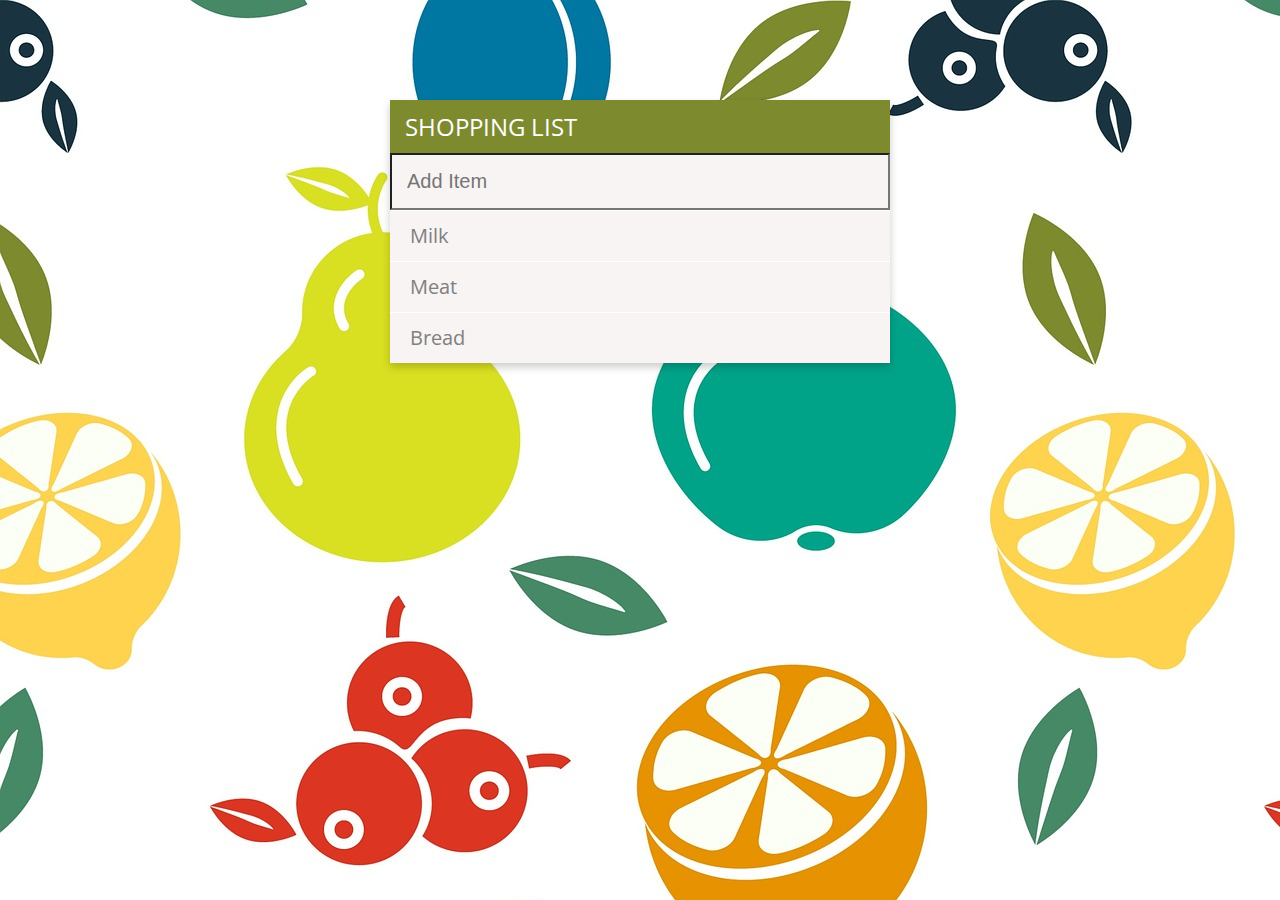
<file: LevServerSite/ShoppingList/index.html>
<!DOCTYPE html>
<html>
<head>
	<title>Shopping List</title>
	<link rel="stylesheet" type="text/css" href="css/style.css">
	<link href="https://fonts.googleapis.com/css?family=Open+Sans" rel="stylesheet">
	<link rel="stylesheet" href="https://use.fontawesome.com/releases/v5.8.2/css/all.css" integrity="sha384-oS3vJWv+0UjzBfQzYUhtDYW+Pj2yciDJxpsK1OYPAYjqT085Qq/1cq5FLXAZQ7Ay" crossorigin="anonymous">
	<script src="https://ajax.googleapis.com/ajax/libs/jquery/3.4.0/jquery.min.js"></script> 
</head>
<body>
 
 <div id="shopping-list">
 	<h2>Shopping List<span><i class="fas fa-plus-circle"></i></span></h2>
 	<input type="text" placeholder="Add Item">
 	<ul>
 		<li>Milk<span><i class="fas fa-backspace"></i></span></li>
 		<li>Meat<span><i class="fas fa-backspace"></i></span></li>
 		<li>Bread<span><i class="fas fa-backspace"></i></span></li>
 	</ul>
 </div>
 
<script type="text/javascript" src="js/shopping-list.js"></script>
</body>
</html>
</file>
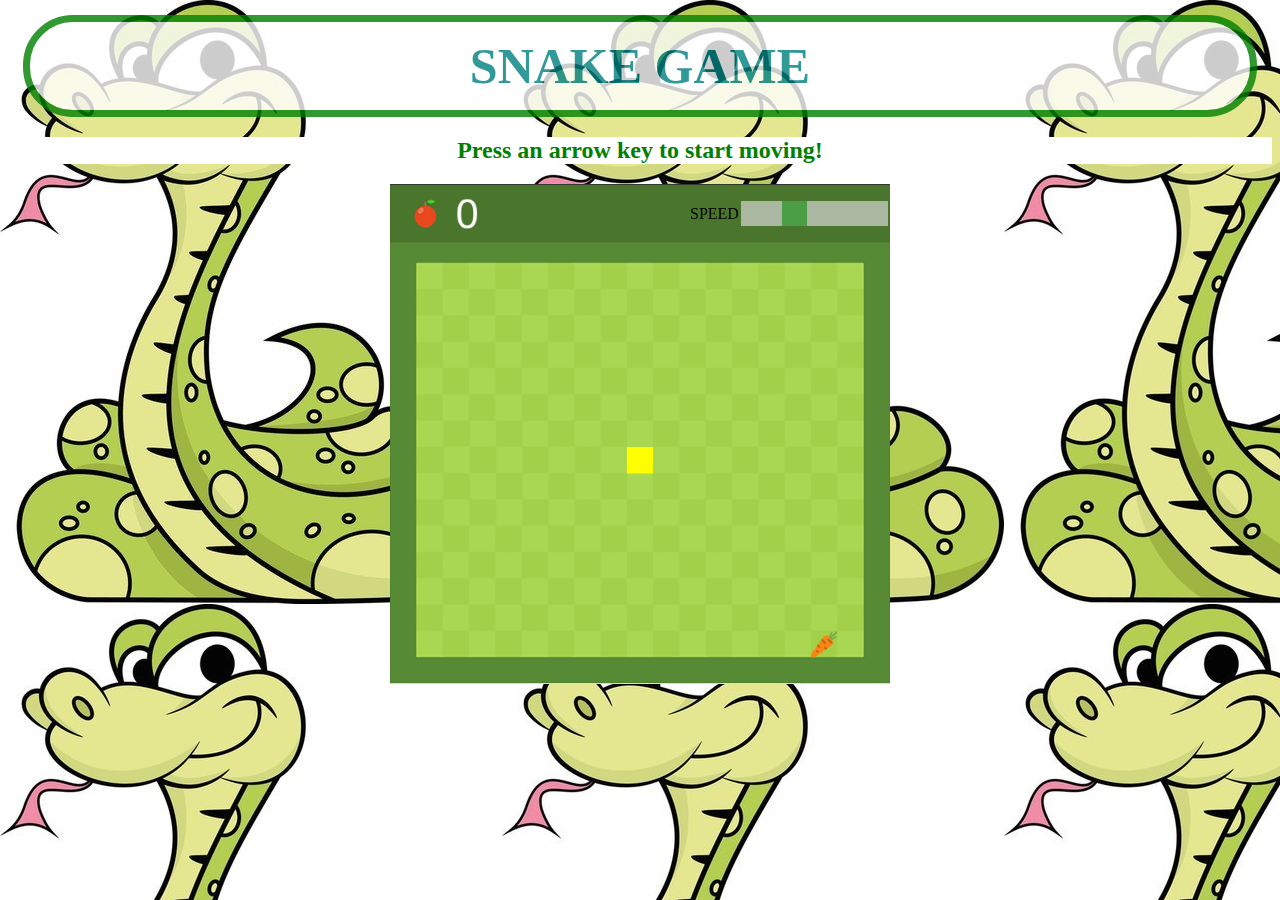
<file: LevServerSite/snake/index.html>
<!DOCTYPE html>
<html lang="en">
  <head>
    <meta charset="UTF-8" />
    <meta name="viewport" content="width=device-width, initial-scale=1.0" />
    <meta http-equiv="X-UA-Compatible" content="ie=edge" />
    <title>lev can and lev do</title>
    <link href="style.css" rel="stylesheet" type="text/css" />
  </head>

  <body>
    <div id="test">SNAKE GAME</div>
    <div class="h2"><h2 id="game-message-id">Press any key to begin!</h2></div>

    <div id="canvas-container-id">
      <canvas
        id="game-canvas-id"
        width="608"
        height="608"
        style="position: relative;"
      >
      </canvas>
      <div id="slider-container-id">
        <span>SPEED</span>
        <input
          type="range"
          min="5"
          max="20"
          value="10"
          class="slider"
          id="speed-slider-id"
        />
      </div>
    </div>

    <script src="game.js"></script>
  </body>
</html>
</file>
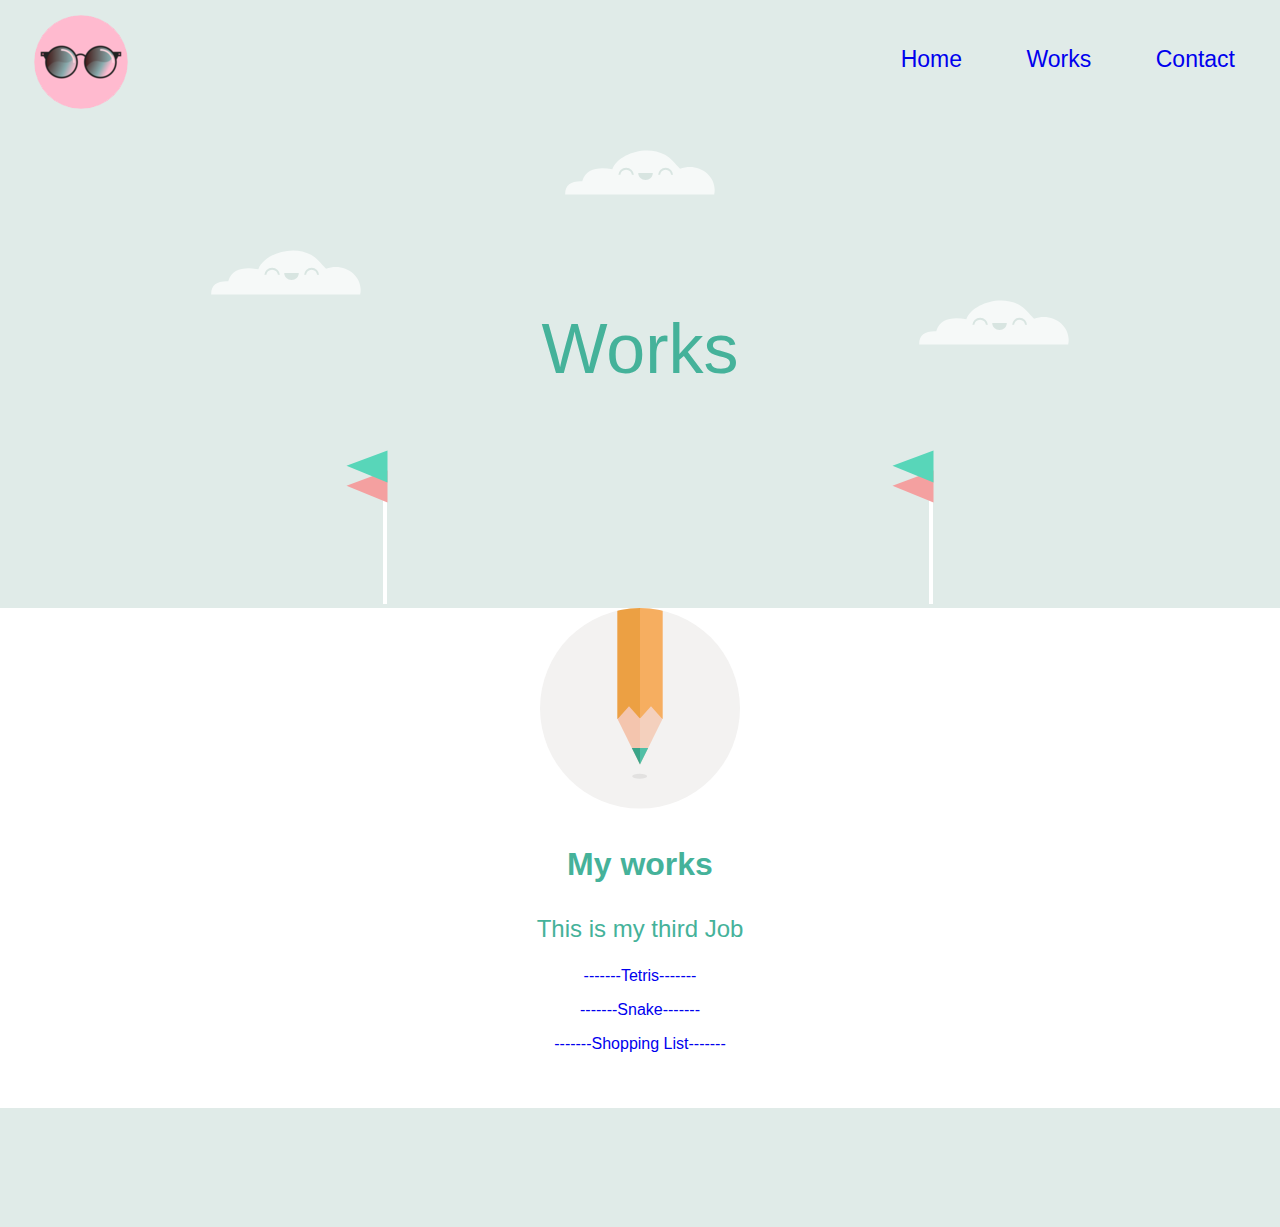
<file: LevServerSite/iLevSite/about.html>
<!DOCTYPE html>
<html lang="en">
<head>
    <meta charset="UTF-8">
    <meta name="viewport" content="width=device-width, initial-scale=1.0">
    <link rel="stylesheet" href="./css/normalize.css">
    <link rel="stylesheet" href="./css/about.css">
        <title>Lev - Web Developer</title>
</head>
<body>
    <header>
    <div class="container">
            <img src="./img/top.png" alt="logo" class="logo">
            <nav><ul>
                <il><a class="nav__link" href="file:///Users/lev/Desktop/work/LevServerSite/iLevSite/home.html">Home</a></il>
                <il><a class="nav__link" href="file:///Users/lev/Desktop/work/LevServerSite/iLevSite/about.html">Works</a></il>
                <il><a class="nav__link" href="file:///Users/lev/Desktop/work/LevServerSite/iLevSite/contact.html">Contact</a></il>
            </ul></nav>
        </div>
</div>
    </header>
    

    <div class="main">
        <div class="container">
            <div class="nebo">
                <img class="left_cloud" src="./img/cloud.svg" alt="left_cloud">
                 <img class="centre_cloud" src="./img/cloud.svg" alt="centre_cloud"> 
                <img class="right_cloud" src="./img/cloud.svg" alt="right_cloud">
                <p class="Works">Works</p>
            </div>
            <div class="flag">
                <img class="left_flag" src="./img/flag.svg" alt="left_flag">
                <img class="right_flag" src="./img/flag.svg" alt="right_flag">
            </div>
        </div>
            <div class="hello">
                <img width="200px" src="./img/pencil.svg" alt="pencil">
                <h3 class="my_works">My works</h3>
                <p class="this">This is my third Job</p>
                <p><a href="file:///Users/lev/Desktop/work/LevServerSite/snake/index.html" >-------Tetris-------</a></p>
                <p><a href="file:///Users/lev/Desktop/work/LevServerSite/temptetris/tetris.html" >-------Snake-------</a></p>
                <p><a href="file:///Users/lev/Desktop/work/LevServerSite/ShoppingList/index.html" >-------Shopping List-------</a></p>
                
            </div>
        
    </div>
    <footer>
        <div class="container">
    
        </div>
    </footer>    
</body>

</html>
</file>
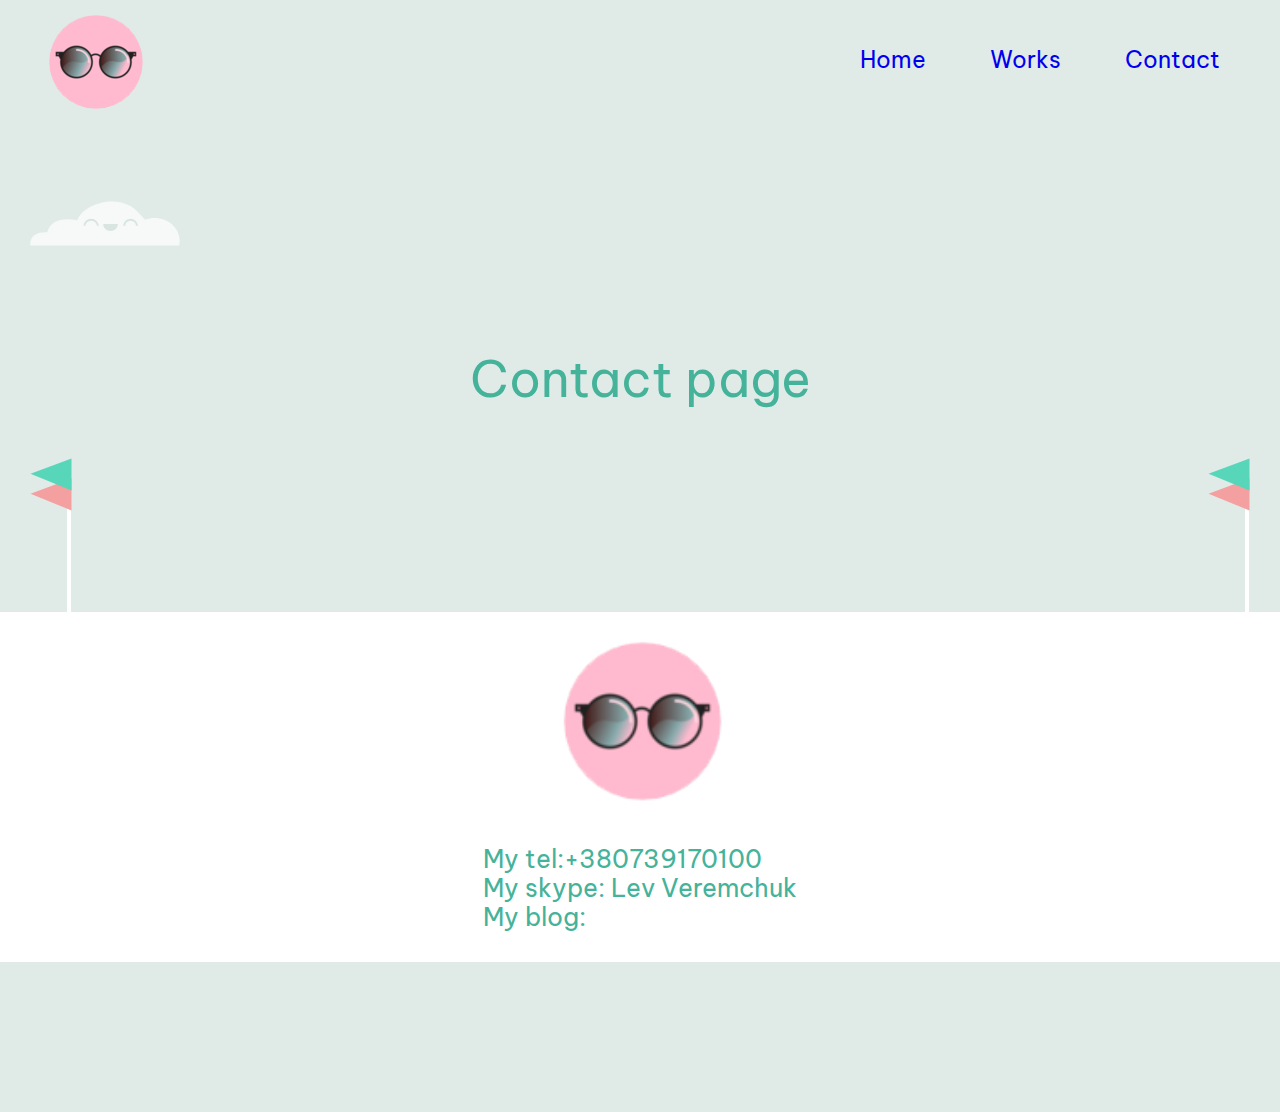
<file: LevServerSite/iLevSite/contact.html>
<!DOCTYPE html>
<html lang="en">
<head>
    <meta charset="UTF-8">
    <title>Lev - Web Developer</title>
    <link rel="stylesheet" href="css/normalize.css">
    <link rel="stylesheet" href="css/contact.css">
    <link href="https://fonts.googleapis.com/css2?family=Be+Vietnam&family=Crimson+Text&display=swap" rel="stylesheet">
</head>
<body>
    
    <header>
    <div class="container">
            <img src="./img/top.png" alt="logo" class="logo">
            <nav><ul>
                <il><a class="nav__link" href="file:///Users/lev/Desktop/work/LevServerSite/iLevSite/home.html">Home</a></il>
                <il><a class="nav__link" href="file:///Users/lev/Desktop/work/LevServerSite/iLevSite/about.html">Works</a></il>
                <il><a class="nav__link" href="file:///Users/lev/Desktop/work/LevServerSite/iLevSite/contact.html">Contact</a></il>
            </ul></nav>
        </div>
</div>
    </header>
    <div class="container" >
        <div class="nebo">
            <div class="clouds">
                
                <div class="centre-cloud">
                    <img src="img/cloud.svg" alt="cloud">
                </div>
                
                
            </div>
           
            <div class="h1Contact"><p class="contact" >Contact page</p></div>
        </div>
        <div class="world">
            
                <img class="left-flag" src="img/flag.svg" alt="flag">
            
            <div class="probel" > </div>
                <img class="right-flag" src="img/flag.svg" alt="flag">
            
        </div>

    </div>
    <div class="main-2">
        <div class="me">
            <img class="i" src="img/top.png" alt="top">
        </div>
        <div class="my_contact">
            <p class="my" >
                My tel:+380739170100</br>
                My skype: Lev Veremchuk</br>
                My blog: 

            </p>
        </div>
        </div>
    <footer></footer>
</body>
</html>
</file>
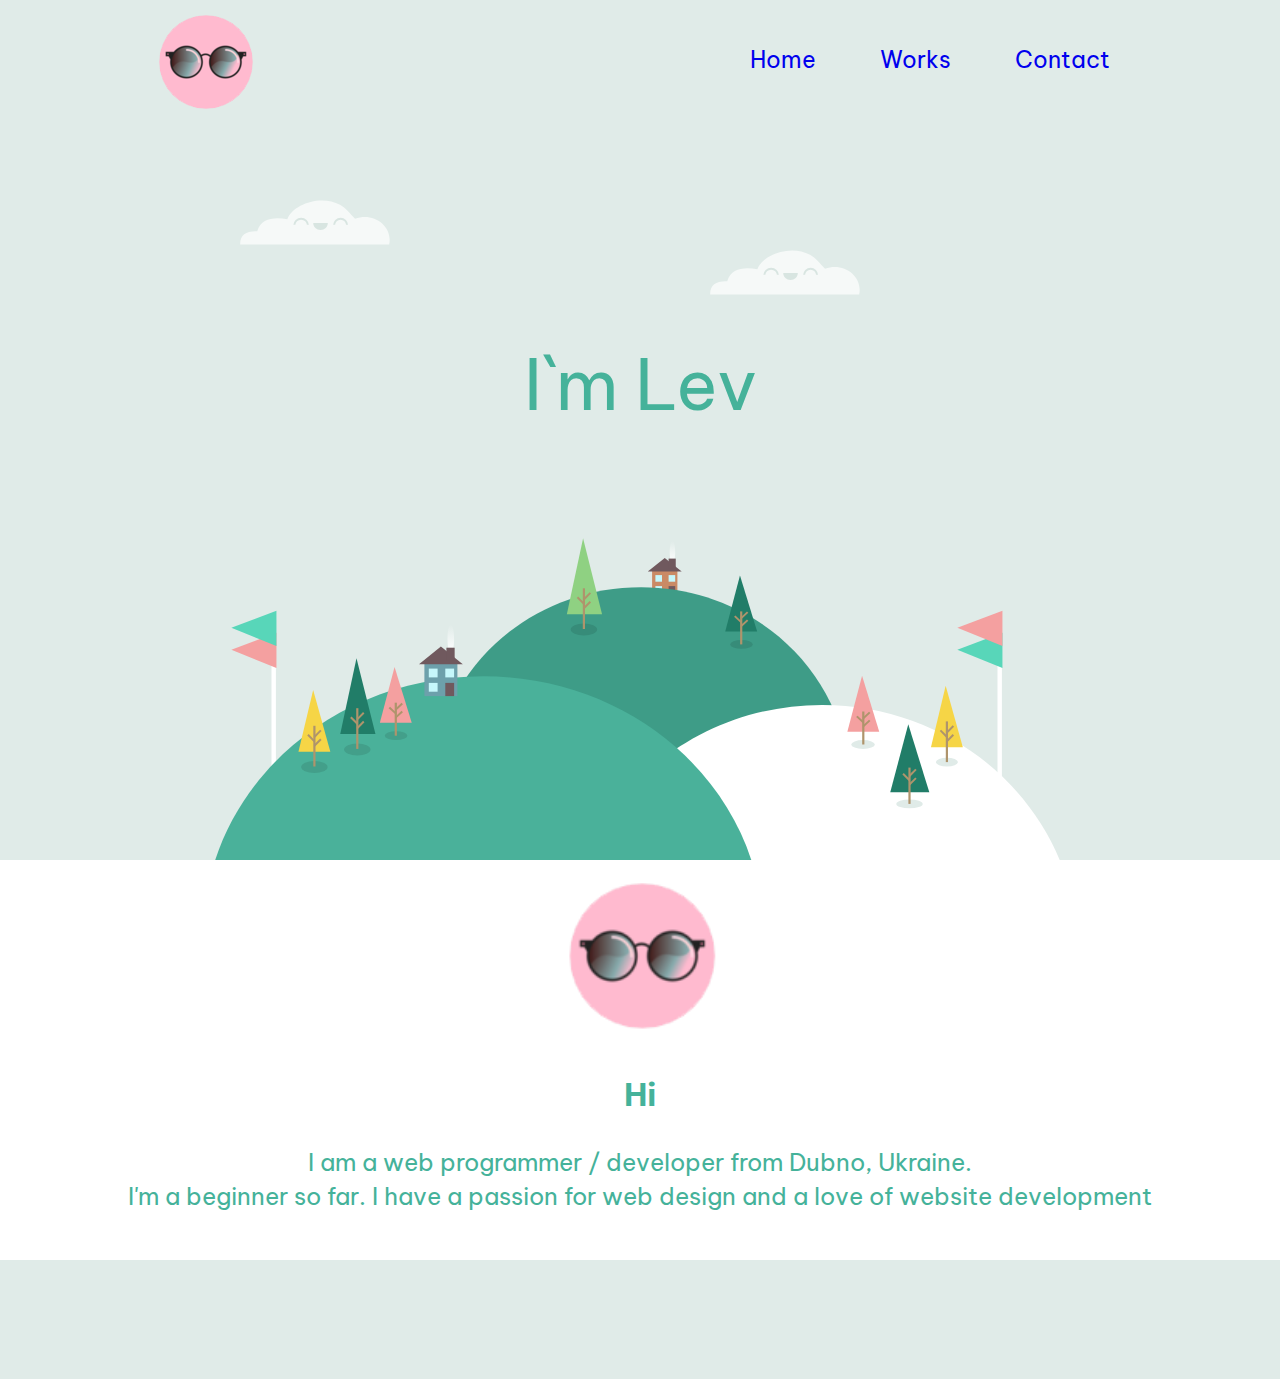
<file: LevServerSite/iLevSite/home.html>
<html lang="en">
<head>
    <meta charset="UTF-8">
    <meta name="viewport" content="width=device-width, initial-scale=1.0">
    <link rel="stylesheet" href="css/normalize.css">
    <link rel="stylesheet" href="css/home.css">
    <link href="https://fonts.googleapis.com/css2?family=Be+Vietnam&family=Crimson+Text&display=swap" rel="stylesheet">
    <title>Lev - Web Developer</title>
</head>
<body>
    <header>
    <div class="container">
            <img src="./img/top.png" alt="logo" class="logo">
            <nav><ul>
                <il><a class="nav__link" href="file:///Users/lev/Desktop/work/LevServerSite/iLevSite/home.html">Home</a></il>
                <il><a class="nav__link" href="file:///Users/lev/Desktop/work/LevServerSite/iLevSite/about.html">Works</a></il>
                <il><a class="nav__link" href="file:///Users/lev/Desktop/work/LevServerSite/iLevSite/contact.html">Contact</a></il>
            </ul></nav>
        </div>
</div>
    </header>
    

<div class="main">
    <div class="container">
        <div class="nebo">
            <img class="left_cloud" src="./img/cloud.svg" alt="cloud">
        <img class="right_cloud" src="./img/cloud.svg" alt="cloud">
    <p class="iLev">I`m Lev</p>
        </div>
    <div class="picture"><img class="land" src="./img/land.svg" alt="land"></div>
    </div>
        <div class="hello">
            
                <img class="face" src="./img/top.png" alt="face">
            
            <h3>Hi</h3>
            <p class="designer" >I am a web programmer / developer from Dubno, Ukraine.</br>
                I'm a beginner so far. I have a passion for web design and a love of website development</p>
        </div>
    
</div>
<footer>
    <div class="container">

    </div>
</footer>
</body>
</html>
</file>
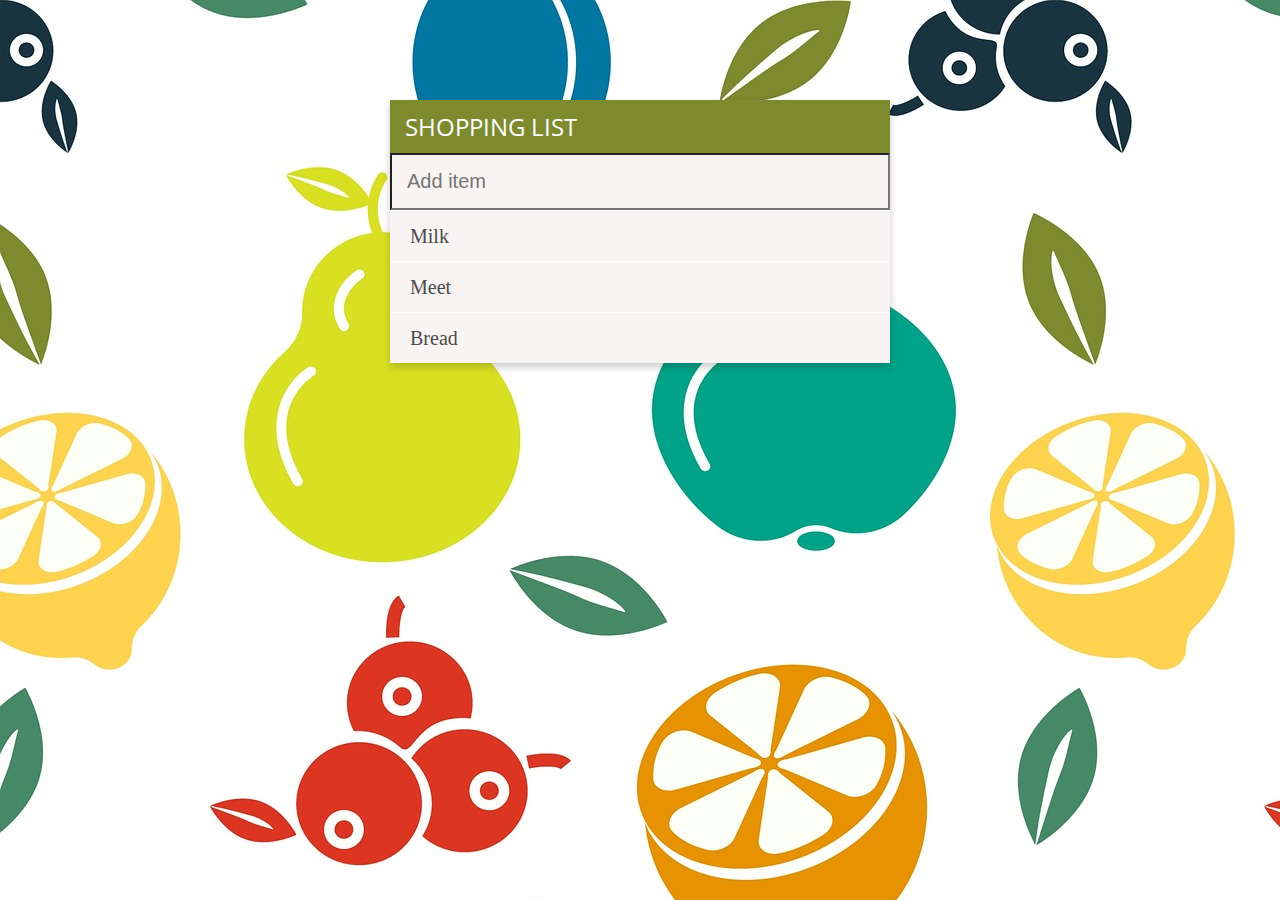
<file: LevServerSite/jQuery_Hoppinglist/Hoppinglist.html>
<!DOCTYPE html>
<html lang="en">
<head>
    <title>Hopping List</title>
    <link rel="stylesheet" href="css/style.css">
    <link href="https://fonts.googleapis.com/css?family=Open+Sans" rel="stylesheet">
    <link rel="stylesheet" href="https://use.fontawesome.com/releases/v5.8.2/css/all.css" integrity="sha384-oS3vJWv+0UjzBfQzYUhtDYW+Pj2yciDJxpsK1OYPAYjqT085Qq/1cq5FLXAZQ7Ay" crossorigin="anonymous">
    <script src="https://ajax.googleapis.com/ajax/libs/jquery/3.4.0/jquery.min.js"></script> 
</head>
<body>
    <div id="shoppingList">
        <h2>Shopping List<span><i class="fas fa-plus-circle"></i></span></h2>
        <input placeholder="Add item" type="text">
        <ul>
            <li>Milk <span><i class="fas fa-backspace"></i></span> </li>
            <li>Meet <span><i class="fas fa-backspace"></i></span> </li>
            <li>Bread <span><i class="fas fa-backspace"></i></span> </li>
        </ul>
    </div>




<script src="js/index.js"></script>
</body>
</html>
</file>
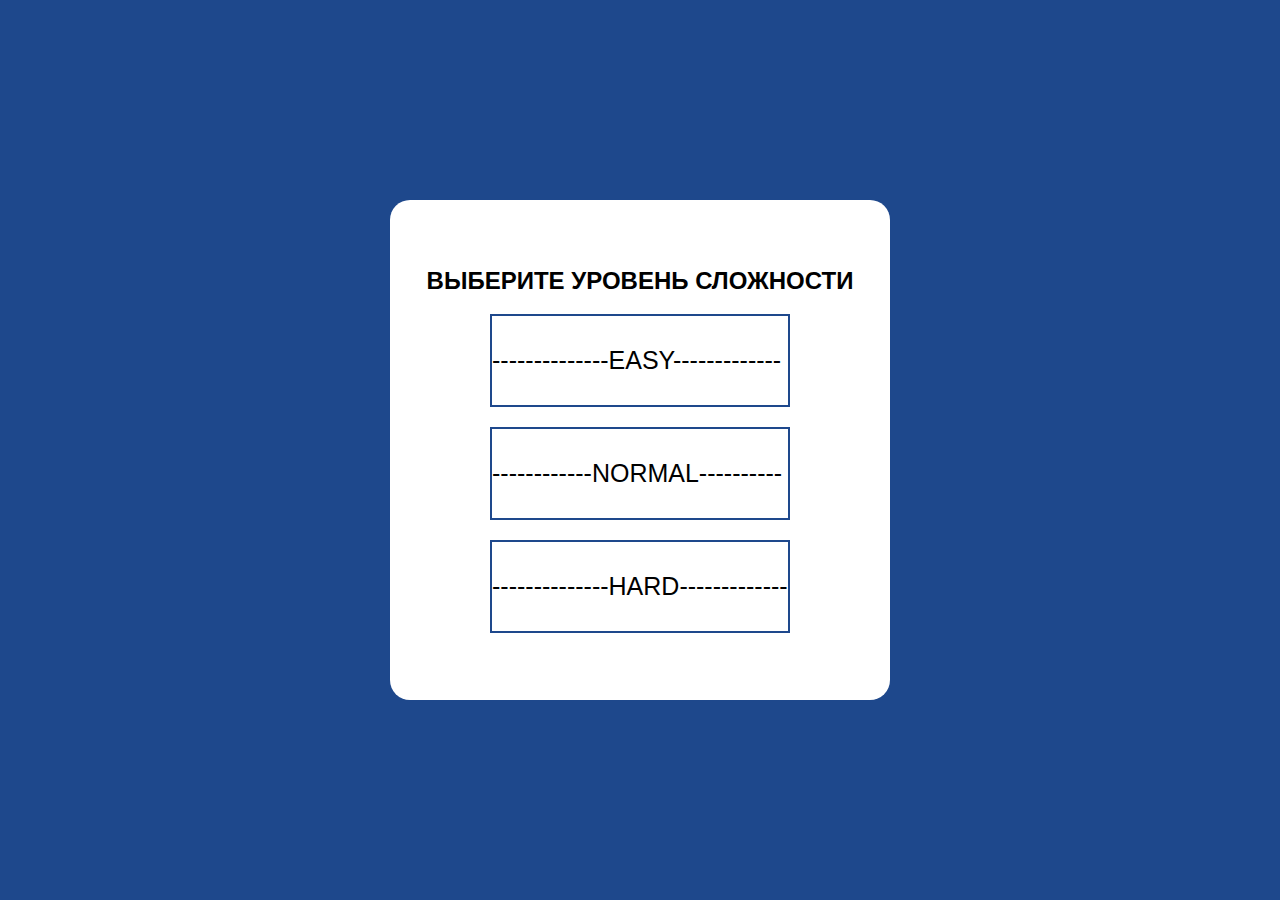
<file: LevServerSite/temptetris/tetris.html>
<!DOCTYPE html>
<html lang="en">
<head>
    <meta charset="UTF-8">
     <link rel="stylesheet" href="tetris.css">
    <title>Tetris</title>
</head>
<body>

    <div class="controls">
        <h2>Управление</h2>
        <p>Вправо - стрелка враво</p>
        <p>Влево - стрелка влево</p>
        <p>Повернуть фигуру - стрелка вверх</p>
        <p>Ускорить фигуру - стрелка вниз</p>
    </div>

    <div class="main"></div>

    <input tupe = "text" readonly>

    <div class="overlay"></div>

    <div class="modal">
      <h2>Выберите уровень сложности</h2> 
      <div class="button easy">--------------Easy-------------</div>
      <div class="button normal">------------Normal----------</div>
      <div class="button hard">--------------Hard-------------</div> 
    </div>

    <script src="tetris.js"></script>
</body>
</html>
</file>
<file: LevServerSite/ShoppingList/css/style.css>
.done {
	color: #b5b5b5;
	text-decoration: line-through;
}

#shopping-list {
	background: #f9f4f4;
	width: 500px;
	margin: 100px auto;
	box-shadow: 0 4px 8px 0 rgba(0,0,0,0.2);
  	transition: 0.3s;
}

#shopping-list:hover {
  box-shadow: 0 8px 16px 0 rgba(0,0,0,0.2);
}

body {
	background-image: url('../images/fruit.jpg');
	font-family: 'Open Sans', sans-serif;
}

h2 {
	background: #7D8A2E;
	margin: 0;
	padding: 10px 15px;
	color: white;
	text-transform: uppercase;
	font-weight: normal;
}

ul {
	list-style: none;
	margin: 0;
	padding: 0;
}

li {
	border-top: 1px solid white;
	color: gray;
	height: 50px;
	line-height: 50px;
	font-size: 20px;
	padding-left: 20px;
}

input {
	font-size: 20px;
	background-color: #f9f4f4;
	width: 100%;
	padding: 15px;
	box-sizing: border-box;
	color: #7D8A2E;
}

input:focus {
	background: white;
	border: 2px solid #7D8A2E;
	outline: none;
}

li span {
	float: right;
	background: red;
	height: 50px;
	width: 0;
	text-align: center;
	color: white;
	opacity: 0;
	transition: 0.3s;
}

li:hover span {
	width: 50px;
	opacity: 1;
}

h2 span {
	float: right;
}
</file>
<file: LevServerSite/snake/style.css>
body {
  background-image: url(images/snake.jpg);
}

#test {
  background-color: white;
  color: teal;
  padding: 15px;
  margin: 15px;
  border: 7px solid green;
  border-radius: 50px;
  opacity: 0.8;
  text-align: center;
  font-size: 50px;
  font-weight: 800;
}
canvas {
  display: block;
  margin: 0 auto;
  width: 500px;
  height: 500px;
  background-color: brown;
}

#game-message-id {
  color: green;
  text-align: center;
  background-color: white;
}

#canvas-container-id {
  margin: 0 auto;
  width: 500px;
  height: 500px;
  position: relative;
}

#slider-container-id {
  position: absolute;
  top: 20px;
  height: 20px;
  width: 200px;
  right: 0px;
  display: flex;
  justify-content: center;
  align-items: center;
  z-index: 10;
}

.slider {
  -webkit-appearance: none;
  width: 100%;
  height: 25px;
  background: #d3d3d3;
  outline: none;
  opacity: 0.7;
  -webkit-transition: 0.2s;
  transition: opacity 0.2s;
}

.slider:hover {
  opacity: 1;
}

.slider::-webkit-slider-thumb {
  -webkit-appearance: none;
  appearance: none;
  width: 25px;
  height: 25px;
  background: #4caf50;
  cursor: pointer;
}

.slider::-moz-range-thumb {
  width: 25px;
  height: 25px;
  background: #4caf50;
  cursor: pointer;
}
</file>
<file: LevServerSite/iLevSite/css/about.css>
body{
    background-color:#e0ebe8;
    font-family: 'Be Vietnam', sans-serif;
}

header{
  height: 150px;
}
a { 
  text-decoration: none; /* Отменяем подчеркивание у ссылки */
 } 

.container {
    width: 100%;
    max-width: 1250px; 
    padding: 0 15px;
    margin: 0 auto;
  }

.logo{
    float: left;
}

nav{
    float: right;
}

nav ul {
    margin: 0;
    padding: 0;
    list-style: none;
  }

  nav li {
    display: inline-block; /*один из способов разместить элементы в строку*/
  }

  .container:after {
    content: "";
    display: table;
    clear: both;
  }

  nav a {
    text-decoration: none;
    line-height: 119px;
    font-size: 23px;
  }

.nav__link{
  display: inline-block;
  vertical-align: top;
  margin: 0 30px;
}

.nebo{
    height: 300px;
    max-width: 100%;
   
}   
 
.left_cloud{
    position: relative;
    right:200px;
    top:100px;
}
.center_cloud{
    position: relative;
    top:20px;
}
.right_cloud{
    position: relative;
    left:200px;
    top:150px;
}

.Works{
    position: relative;
      top: 110px;
      bottom: 0px;
      left: 0px;
      right: 0px;
      font-size: 70px;
      text-align: center;
      color: #45b29a;
      margin: 0px;
      padding: 0px;
  }

.main{
    text-align: center;
}

.left_flag{
    position: relative;
    right:250px;
}
.right_flag{
    position: relative;
    left:250px;
}

.hello{
    height:500px;
    max-width: auto;
    background-color: #fff;
}



.my_works{
    color:#45b29a;
    font-size: 32px;
}

.this{
    color:#45b29a;
    font-size: 24px;
}
  
footer{
    width:100%;
    height: 119px;
  
  }

  
/* <-------------------------1024----------------------------> */

@media(max-width:1024px){
  .container {
    width: auto;
    max-width: 1024px; 
    padding: 0 15px;
    margin: 0 auto;
  } 
}

/* <-------------------------768----------------------------> */

@media(max-width:768px){
  .right_cloud{
    display:none;
  }
}


/* <-------------------------425----------------------------> */

@media(max-width:425px){
  .logo{
    display: none;
  }

  

  .nebo{
    height: 500px;
    max-width: 100%;
   
}   

  .right_flag{
    display: none;
  }

  .left_flag{
    display: none;
  }
  .centre_cloud
  {
    display: none;
  }

  .left_cloud
  {
    display: none;
  }
}

/* <-------------------------375----------------------------> */

@media(max-width:376px){  
  nav a{
    font-size: 20px;
 }

 .nav__link {
   margin: 0 10px;
 }

}
</file>
<file: LevServerSite/iLevSite/css/contact.css>
*, *:before, *:after {
    box-sizing: border-box;
}

body{
    margin: 0;
    background-color:#e0ebe8;
    font-family: 'Be Vietnam', sans-serif;
}

header{
    height: 150px;
  }
  
  a { 
    text-decoration: none; /* Отменяем подчеркивание у ссылки */
   } 
  
  .container {
      width: 100%;
      max-width: 1250px; 
      padding: 0 15px;
      margin: 0 auto;
    }
  
  .logo{
      float: left;
  }
  
  nav{
      float: right;
  }
  
  nav ul {
      margin: 0;
      padding: 0;
      list-style: none;
    }
  
    nav li {
      display: inline-block; /*один из способов разместить элементы в строку*/
    }


  
    nav a {
      text-decoration: none;
      line-height: 119px;
      font-size: 23px;
    }
  
  .nav__link{
    display: inline-block;
    vertical-align: top;
    margin: 0 30px;
  }
  
  

.clouds{
    height: 150px;
    display: flex;
    align-items: center;    
}



.h1Contact{
    display: flex;
    justify-content: center;

}

.contact{
    color: #45b29a;
    font-size: 50px;

}

.world{

    display: flex;
    
    text-align: center;
    width: 100%;
    margin: 0;
   
}

.left_flag{
 float: left;
}

.probel{
    height: 20px;
    width: 10000px;
}
.right_flag{
float: right;
}



.main-2{
    display:flex;
    width: 100%;
    height: 350px;
    background-color: #fff;
    flex-direction: column;
    align-items: center;
    justify-content: center;
}

.i{
    height: 200px;
}

.my{
    font-size: 25px;
    color: #45b29a;
}
footer{
    width: 100%;
    height: 150px;
}

/* <---------------------------768--------------------> */
@media(max-width:768px){
    .menu{
        width: 60%;
    }
    
    .menu ul{
    display: flex;
    justify-content: space-around;
    list-style: none;
    }
    
    .nav__link{
        font-size: 25px;
        text-decoration: none;
    }

}
/* <---------------------------425--------------------> */
@media(max-width:425px){
    .nav__link{
        font-size: 25px;
        text-decoration: none;
    }

    .logotype{
        display: none;
    }

    .menu{
        width: 100%;
    }
    .header{
        display: flex;
        height: 15vh;
        justify-content: space-around;
        align-items: center;
        width: 100%;
        position: relative;
        z-index: 2;
        
    }
    
    
    .menu ul{
    display: flex;
    justify-content: space-around;
    list-style: none;
    }

    .centre-cloud{
        display: none;
    }

    .contact{
        font-size: 25px;
    }

    .main{
        height: 0vh;
    }

    .nebo{
        height: 20vh;
    }
    .clouds{
        display: none;
    }

    .i{
        height: 150px;
    }

    

}
</file>
<file: LevServerSite/iLevSite/css/home.css>
body{
    background-color:#e0ebe8;
    font-family: 'Be Vietnam', sans-serif;
}

header{
  height: 150px;
}

a { 
  text-decoration: none; /* Отменяем подчеркивание у ссылки */
 } 

.container {
    width: 100%;
    max-width: 1250px; 
    padding: 0 15px;
    margin: 0 auto;
  }

.logo{
    float: left;
}

nav{
    float: right;
}

nav ul {
    margin: 0;
    padding: 0;
    list-style: none;
  }

  nav li {
    display: inline-block; /*один из способов разместить элементы в строку*/
  }

  .container:after {
    content: "";
    display: table;
    clear: both;
  }

  nav a {
    text-decoration: none;
    line-height: 119px;
    font-size: 23px;
  }

.nav__link{
  display: inline-block;
  vertical-align: top;
  margin: 0 30px;
}


.left_cloud{
  margin-top: 50px;
  margin-left: 100px;
  height: 45px;
  background-repeat: no-repeat;
  float: left;


}

.right_cloud{
  height: 45px;
  
  background-repeat: no-repeat;
 position: relative;
  top:50px;
  left: 120px; 
  margin-top: 50px;

}

 .iLev{
  position: relative;
    top: 100px;
    bottom: 0px;
    left: 0px;
    right: 0px;
    font-size: 70px;
    text-align: center;
    color: #45b29a;
    margin: 0px;
    padding: 0px;
}


.main{
  text-align: center;
}

.nebo{
  width: 100%;
  max-width: 1250px; 
  height: 310px;
}

.picture{
  width: 100%;
  max-width: 1250px; 
  height: 400px;
  display: flex;
  align-items: flex-end;
  justify-content: center;
}

.hello{
  width: auto; 
  height: 400px;
  background-color:#fff;
}

.land{
  width: 880px;
}

.face{
  height: 184px;
}

h3{
  text-align: center;
  font-size: 2em;
  color: #45b29a;
}

.designer{
  text-align: center;
    color: #45b29a;
    font-size: 1.5em;
    line-height: 1.42857143;
}

footer{
  width:100%;
  height: 119px;

}

@media(max-width:1300px){
  .container {
    width: 100%;
    max-width: 1000px; 
    padding: 0 15px;
    margin: 0 auto;
  }


  .hello{
    width: auto 0; 
    height: 400px;
    background-color:#fff;
  }
}

/* <-------------------------1024*768----------------------------> */

@media(max-width:1024px){
  .container {
    width: 100%;
    max-width: 1024px; 
    padding: 0px;
    margin: 0 auto;
  }


  .hello{
    width: auto 0; 
    height: 400px;
    background-color:#fff;
  }

  .designer{
    color: #45b29a;
    font-size: 1.2em;
    
  }
}

/* <-------------------------880----------------------------> */

@media(max-width:880px){
  .container{
    width: 100%;
    max-width: 800px; 
    padding: 0px;
    margin: 0 auto;
  }
  
  .picture{
    /* max-width: 750px;  */
    height: 320px;
    display: flex;
    align-items: flex-end;
    justify-content: center;
    
  }
  .land{
    width: 650px;


  }
  .face{
    height: 150px;
  }
}

/* <-------------------------660----------------------------> */

@media(max-width:660px){
  .container{
    width: 100%;
    max-width: 600px; 
    padding: 0px;
    margin: 0 auto;
  }
  
  .picture{
    /* max-width: 750px;  */
    height: 270px;
    display: flex;
    align-items: flex-end;
    justify-content: center;
    
  }
  .land{
    width: 500px;
  }
  .designer{
    color: #45b29a;
    font-size: 20px;
    
  }

  .left_cloud{
    margin-top: 50px;
    margin-left: 70px;
    height: 25px;
    background-repeat: no-repeat;
    float: left;
  }

  .right_cloud{
    height: 45px;
  
  background-repeat: no-repeat;
 position: relative;
  top:50px;
  left: 80px; 
  margin-top: 50px;
  }

  .face{
    height: 120px;
  }
}
/* <-------------------------520----------------------------> */

@media(max-width:520px){

  .logo{
    width:80px;
  }

  .nav__link{
    display: inline-block;
    vertical-align: top;
    margin: 0 10px;
  }
  .land{
    width: 400px;
  }


  }




  .right_cloud{
    height: 45px;
  
  background-repeat: no-repeat;
 position: relative;
  top:50px;
  left: 20px; 
  margin-top: 50px;
  }


/* <-------------------------400----------------------------> */

@media(max-width:400px){

  .logo{
    display: none;
  }

  

  .nav__link{
    display: inline-block;
    vertical-align: top;
    margin: 0 10px;

  }

  .container{
    width: 100%;
    max-width: 600px; 
    padding: 0px;
    margin: 0 auto;
  }
  
  .picture{
    /* max-width: 200px;  */
    height: 270px;
    display: flex;
    align-items: flex-end;
    justify-content: center;
    
  }
  .land{
    width: 300px;
  }
  .designer{
    color: #45b29a;
    font-size: 10px;
    
  }

  .left_cloud{
    margin-top: 50px;
    margin-left: 70px;
    height: 25px;
    background-repeat: no-repeat;
    float: left;
  }

  .right_cloud{
    height: 45px;
  
  background-repeat: no-repeat;
 position: relative;
  top:50px;
  left: 20px; 
  margin-top: 50px;
  }

  .face{
    height: 120px;
  }

  .iLev{
    font-size: 50px;
  }
}
</file>
<file: LevServerSite/jQuery_Hoppinglist/css/style.css>
.done{
    color: b5b5b5;
    text-decoration: line-through;
}

#shoppingList {
    box-shadow: 0 4px 8px 0 rgba(0,0,0,0.2);
    transition: 0.3s;
    background-color: #f9f4f4;
    width:500px;
    margin: 100px auto;
}

#shoppingList:hover{
    box-shadow: 0 8px 16px 0 rgba(0,0,0,0.2);
}

body{
    background-image: url('../img/fruit.jpg');
}

h2{
    background: #7D8A2E;
    margin: 0;
    padding: 10px 15px;
    color:white;
    text-transform: uppercase;
    font-weight: normal;
    font-family: 'Open Sans', sans-serif;
}

ul{
    list-style: none;
    margin: 0;
    padding: 0;

}

li{
    border-top: 1px solid white;
    color:rgb(75, 75, 75);
    height: 50px;
    line-height: 50px;
    font-size: 20px;
    padding-left: 20px;
}

input{
    font-size: 20px;
    background-color: #f9f4f4;
    width: 100%;
    padding: 15px;
    box-sizing: border-box;
    color:gray;

}

input:focus{
    background:white;
    border: 2px solid #7D8A2E;
    outline: none;
}

li span{
    float: right;
    background:red;
    height: 50px;
    
    text-align: center;
    color:white ;
    width: 0;
    opacity: 0;
    transition: 0.5s;
}

li:hover span{
    width: 50px;
    opacity: 1;
}

h2 span {
    float:right;
}
</file>
<file: LevServerSite/temptetris/tetris.css>
* {
    box-sizing: border-box;
    font-family: Arial;
}

.main{
    margin: 50px auto;
    position: relative;
    overflow: hidden;
    width: 500px;
    height: 700px;
    border: 1px solid #000;
}

.tetris {
    width: 500px;
    height: 900px;
    display: flex;
    overflow: hidden;
    flex-wrap: wrap;
    position: absolute;
    bottom: 0;
    background-color: #fff;
}

.exel {
    width: 50px;
    height: 50px;
    border: 1px solid #ccc;
}

.figure, .set {
    background-color: #1e488c;
}

input {
    display: block;
    margin: 30px auto;
    font-size: 30px;
    padding: 30px;
    padding: 10px;
}

.controls {
    padding: 20px;
    position: absolute;
    top: 200px;
    right: 200px;
}

.modal {
    position: fixed;
    text-transform: uppercase;
    width: 500px;
    height: 500px;
    top: 50%;
    left: 50%;
    transform: translate(-50%, -50%);
    background-color: #fff;
    z-index: 3;
    display: flex;
    align-items: center;
    flex-direction: column;
    justify-content: center;
    border-radius: 20px;
}

.button {
    border: 2px solid #1e488c;
    width: 300px;
    align-items: center;
    margin-bottom: 20px;
    padding: 30px 0;
    cursor: pointer;
    font-size: 25px;
    transition: all .3s;

}


.button:hover {
    border-radius: 40px;
}

.overlay {
    position: fixed;
    top: 0px;
    left: 0px;
    width: 100%;
    height: 100%;
    z-index: 2px;
    background-color:  #1e488c;
}
</file>
